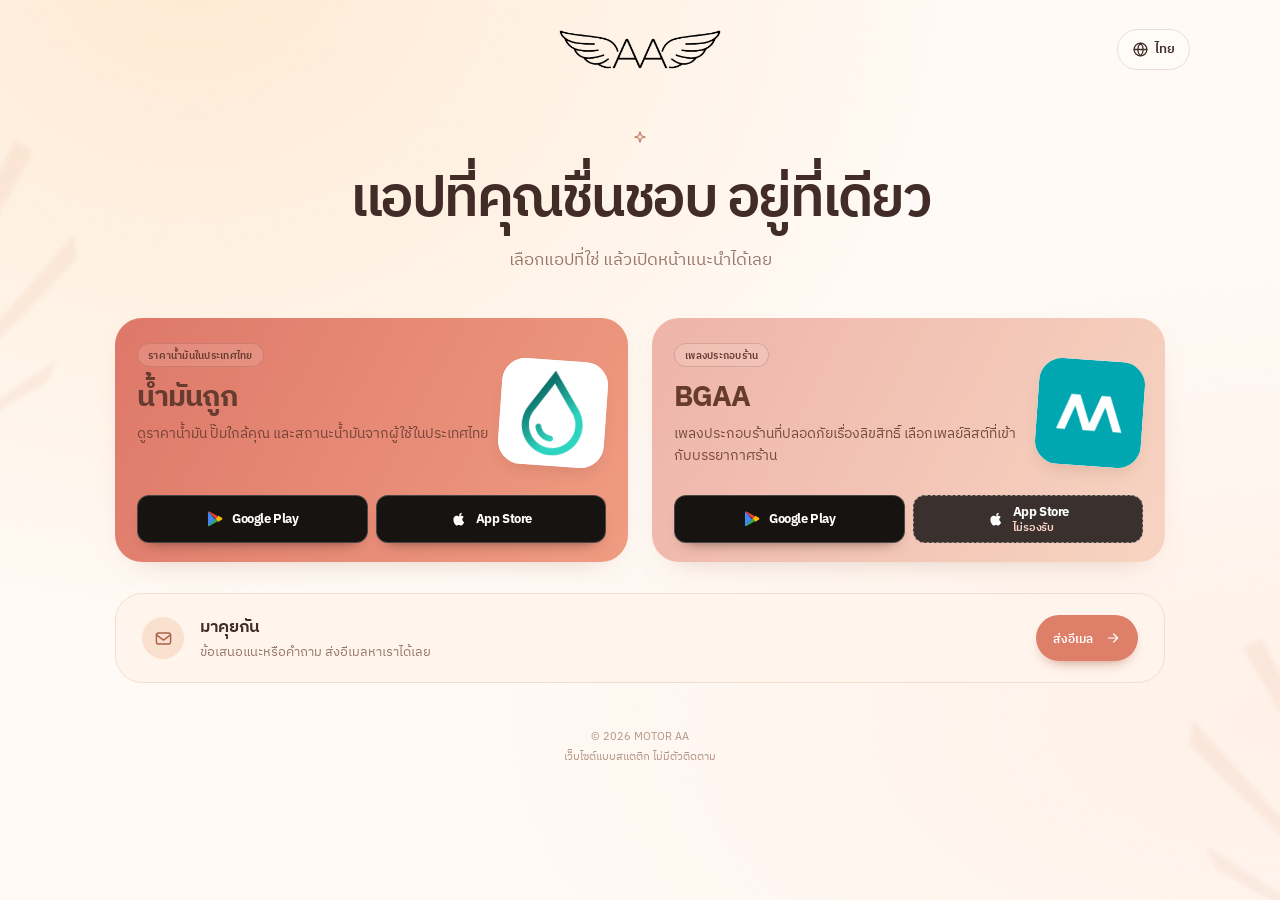
<file: index.html>
<!doctype html>
<html lang="th">
<head>
<meta charset="utf-8">
<meta name="viewport" content="width=device-width, initial-scale=1, viewport-fit=cover">
<title>MOTOR AA — แอปทั้งหมดของเรา</title>
<meta name="description" content="MOTOR AA. Pick an app to open its introduction page.">
<meta name="robots" content="index,follow">
<meta name="theme-color" content="#fffaf5">
<link rel="canonical" href="https://motoraath.com">
<meta property="og:type" content="website">
<meta property="og:site_name" content="MOTOR AA">
<meta property="og:title" content="MOTOR AA — แอปทั้งหมดของเรา">
<meta property="og:description" content="Everyday apps in one sunny place.">
<meta property="og:url" content="https://motoraath.com">
<meta property="og:image" content="https://motoraath.com/assets/og.jpg">
<meta name="twitter:card" content="summary_large_image">
<link rel="icon" href="/icons/favicon-32.png" type="image/png" sizes="32x32">
<link rel="icon" href="/icons/favicon-192.png" type="image/png" sizes="192x192">
<link rel="apple-touch-icon" href="/icons/apple-touch-icon.png">
<link rel="stylesheet" href="/assets/fonts.css">
<link rel="stylesheet" href="/motion.css">
<link rel="stylesheet" href="/assets/hub.css?v=14">
</head>
<body data-region="th">
<div class="bg" aria-hidden="true"><i class="leaf leaf-one"></i><i class="leaf leaf-two"></i></div>
<header class="bar">
 <span class="region" aria-hidden="true"></span>
 <span class="brand"><picture><source media="(prefers-color-scheme: dark)" srcset="/icons/logo-mark-dark.png"><img src="/icons/logo-mark.png" alt="AA" width="180" height="45"></picture></span>
 <div class="langwrap">
  <button class="lang-btn" id="langBtn" type="button" aria-haspopup="menu" aria-expanded="false" aria-controls="langMenu" aria-label="Language" data-press><svg class="ic " viewBox="0 0 24 24" aria-hidden="true"><circle cx="12" cy="12" r="9"/><path d="M3 12h18M12 3c2.6 2.7 3.9 5.7 3.9 9S14.6 18.3 12 21c-2.6-2.7-3.9-5.7-3.9-9S9.4 5.7 12 3z"/></svg><span id="langCur">ไทย</span></button>
  <ul class="lang-menu" id="langMenu" role="menu" hidden aria-label="Language"><li role="none"><button role="menuitemradio" aria-checked="false" lang="th" data-set-lang="th"><svg class="ic tick" viewBox="0 0 24 24" aria-hidden="true"><path d="m5 12.5 4.5 4.5L19 7.5"/></svg><span>ไทย</span></button></li>
<li role="none"><button role="menuitemradio" aria-checked="false" lang="en" data-set-lang="en"><svg class="ic tick" viewBox="0 0 24 24" aria-hidden="true"><path d="m5 12.5 4.5 4.5L19 7.5"/></svg><span>English</span></button></li>
<li role="none"><button role="menuitemradio" aria-checked="false" lang="ko" data-set-lang="ko"><svg class="ic tick" viewBox="0 0 24 24" aria-hidden="true"><path d="m5 12.5 4.5 4.5L19 7.5"/></svg><span>한국어</span></button></li>
<li role="none"><button role="menuitemradio" aria-checked="false" lang="zh-Hans" data-set-lang="zh"><svg class="ic tick" viewBox="0 0 24 24" aria-hidden="true"><path d="m5 12.5 4.5 4.5L19 7.5"/></svg><span>中文</span></button></li>
<li role="none"><button role="menuitemradio" aria-checked="false" lang="hi" data-set-lang="hi"><svg class="ic tick" viewBox="0 0 24 24" aria-hidden="true"><path d="m5 12.5 4.5 4.5L19 7.5"/></svg><span>हिन्दी</span></button></li></ul>
 </div>
</header>
<main data-lang-root>
 <section class="hero">
  <span class="eyebrow m-stagger" style="--i:0"><svg class="ic " viewBox="0 0 24 24" aria-hidden="true"><path d="m12 3 2.1 6.9L21 12l-6.9 2.1L12 21l-2.1-6.9L3 12l6.9-2.1z"/></svg></span>
  <h1 class="m-stagger" style="--i:1" data-i18n="h1">แอปที่คุณชื่นชอบ อยู่ที่เดียว</h1>
  <p class="sub m-stagger" style="--i:2" data-i18n="sub">เลือกแอปที่ใช่ แล้วเปิดหน้าแนะนำได้เลย</p>
 </section>
 <section class="apps-block">
  <ul class="app-grid"><li class="m-stagger" style="--card-start:#de7869;--card-end:#ef9c82;--card-ink:#fffaf6;--i:2">
<div class="card" data-app="nammanthuk"><span class="app-copy">
  <span class="cat" data-i18n="cat_nammanthuk">ราคาน้ำมันในประเทศไทย</span>
  <span class="app-name">น้ำมันถูก</span>
  <span class="desc" data-i18n="d_nammanthuk">ดูราคาน้ำมัน ปั๊มใกล้คุณ และสถานะน้ำมันจากผู้ใช้ในประเทศไทย</span>
</span><span class="app-ic"><img src="/icons/nammanthuk.png?v=2" alt="" width="96" height="96" decoding="async"></span><span class="stores"><a class="store" data-store="google-play" data-state="live" href="https://motoraathailand.github.io/nammanthuk-site/" rel="noopener" data-press data-ripple><svg class="store-mark" viewBox="0 0 24 24" aria-hidden="true"><path fill="#4285F4" d="M3.2 2.4c-.4.4-.6 1-.6 1.7v15.8c0 .7.2 1.3.6 1.7l.1.1 8.9-8.9v-.2L3.3 2.3l-.1.1z"/><path fill="#FBBC04" d="M16.4 15.5 12.6 11.7v-.2l3.8-3.8.1.1 4.5 2.6c1.2.7 1.2 1.9 0 2.6l-4.5 2.5-.1.1z"/><path fill="#34A853" d="M16.5 15.4 12.6 11.5 3.2 20.9c.5.5 1.2.6 2 .1l11.2-6.4.1-.2z"/><path fill="#EA4335" d="M16.5 8.8 5.2 2.3c-.8-.5-1.5-.4-2 .1l9.4 9.3 3.9-2.9z"/></svg><span class="store-copy"><span class="store-name">Google Play</span></span></a><a class="store" data-store="app-store" data-state="live" href="https://motoraathailand.github.io/nammanthuk-site/" rel="noopener" data-press data-ripple><svg class="store-mark" viewBox="0 0 24 24" aria-hidden="true"><path fill="currentColor" d="M16.37 12.64c-.02-2.2 1.8-3.26 1.88-3.31-1.03-1.5-2.62-1.7-3.18-1.73-1.35-.14-2.64.8-3.33.8-.69 0-1.75-.78-2.88-.76-1.48.02-2.85.86-3.61 2.19-1.54 2.67-.39 6.62 1.11 8.79.73 1.06 1.61 2.25 2.76 2.21 1.11-.04 1.53-.71 2.87-.71 1.34 0 1.72.71 2.89.69 1.19-.02 1.95-1.08 2.68-2.15.84-1.23 1.19-2.42 1.21-2.48-.03-.01-2.32-.89-2.34-3.54zM14.7 6.55c.61-.74 1.02-1.77.91-2.8-.88.04-1.94.59-2.57 1.32-.56.65-1.06 1.69-.93 2.69.98.08 1.98-.5 2.59-1.21z"/></svg><span class="store-copy"><span class="store-name">App Store</span></span></a></span></div>
</li>
<li class="m-stagger" style="--card-start:#eeb4a9;--card-end:#f7d4c1;--card-ink:#6c3c35;--i:3">
<div class="card" data-app="bgaa"><span class="app-copy">
  <span class="cat" data-i18n="cat_bgaa">เพลงประกอบร้าน</span>
  <span class="app-name">BGAA</span>
  <span class="desc" data-i18n="d_bgaa">เพลงประกอบร้านที่ปลอดภัยเรื่องลิขสิทธิ์ เลือกเพลย์ลิสต์ที่เข้ากับบรรยากาศร้าน</span>
</span><span class="app-ic"><img src="/icons/bgaa.png?v=2" alt="" width="96" height="96" decoding="async"></span><span class="stores"><a class="store" data-store="google-play" data-state="live" href="https://motoraathailand.github.io/bgaa-site/" rel="noopener" data-press data-ripple><svg class="store-mark" viewBox="0 0 24 24" aria-hidden="true"><path fill="#4285F4" d="M3.2 2.4c-.4.4-.6 1-.6 1.7v15.8c0 .7.2 1.3.6 1.7l.1.1 8.9-8.9v-.2L3.3 2.3l-.1.1z"/><path fill="#FBBC04" d="M16.4 15.5 12.6 11.7v-.2l3.8-3.8.1.1 4.5 2.6c1.2.7 1.2 1.9 0 2.6l-4.5 2.5-.1.1z"/><path fill="#34A853" d="M16.5 15.4 12.6 11.5 3.2 20.9c.5.5 1.2.6 2 .1l11.2-6.4.1-.2z"/><path fill="#EA4335" d="M16.5 8.8 5.2 2.3c-.8-.5-1.5-.4-2 .1l9.4 9.3 3.9-2.9z"/></svg><span class="store-copy"><span class="store-name">Google Play</span></span></a><button type="button" class="store" data-store="app-store" data-state="unsupported" disabled aria-disabled="true"><svg class="store-mark" viewBox="0 0 24 24" aria-hidden="true"><path fill="currentColor" d="M16.37 12.64c-.02-2.2 1.8-3.26 1.88-3.31-1.03-1.5-2.62-1.7-3.18-1.73-1.35-.14-2.64.8-3.33.8-.69 0-1.75-.78-2.88-.76-1.48.02-2.85.86-3.61 2.19-1.54 2.67-.39 6.62 1.11 8.79.73 1.06 1.61 2.25 2.76 2.21 1.11-.04 1.53-.71 2.87-.71 1.34 0 1.72.71 2.89.69 1.19-.02 1.95-1.08 2.68-2.15.84-1.23 1.19-2.42 1.21-2.48-.03-.01-2.32-.89-2.34-3.54zM14.7 6.55c.61-.74 1.02-1.77.91-2.8-.88.04-1.94.59-2.57 1.32-.56.65-1.06 1.69-.93 2.69.98.08 1.98-.5 2.59-1.21z"/></svg><span class="store-copy"><span class="store-name">App Store</span><span class="store-state" data-i18n="unsupported_badge">ไม่รองรับ</span></span></button></span></div>
</li></ul>
 </section>
 <section class="contact m-stagger" style="--i:6">
  <span class="contact-icon"><svg class="ic " viewBox="0 0 24 24" aria-hidden="true"><rect x="3" y="5" width="18" height="14" rx="3"/><path d="m4 8 8 6 8-6"/></svg></span>
  <div><h2 data-i18n="contact_h">มาคุยกัน</h2><p data-i18n="contact_p">ข้อเสนอแนะหรือคำถาม ส่งอีเมลหาเราได้เลย</p></div>
  <a class="btn" href="mailto:motoraathailand@gmail.com" aria-label="motoraathailand@gmail.com" data-press data-ripple><span data-i18n="email_btn">ส่งอีเมล</span><svg class="ic " viewBox="0 0 24 24" aria-hidden="true"><path d="M5 12h14M13 6l6 6-6 6"/></svg></a>
 </section>
</main>
<footer class="foot"><span>© 2026 MOTOR AA</span><span data-i18n="footer">เว็บไซต์แบบสแตติก ไม่มีตัวติดตาม</span></footer>
<script>window.HUB_REGION="th";window.HUB_DEFAULT="th";</script>
<script src="/motion.js"></script>
<script>window.HUB_STRINGS={"th":{"doc_title":"MOTOR AA — แอปทั้งหมดของเรา","h1":"แอปที่คุณชื่นชอบ อยู่ที่เดียว","sub":"เลือกแอปที่ใช่ แล้วเปิดหน้าแนะนำได้เลย","apps_h":"แอปของเรา","open":"ดูรายละเอียด","dev_badge":"กำลังพัฒนา","unsupported_badge":"ไม่รองรับ","contact_h":"มาคุยกัน","contact_p":"ข้อเสนอแนะหรือคำถาม ส่งอีเมลหาเราได้เลย","email_btn":"ส่งอีเมล","lang":"ภาษา","footer":"เว็บไซต์แบบสแตติก ไม่มีตัวติดตาม","home":"MOTOR AA หน้าแรก","cat_aaai":"ผู้ช่วย AI","cat_autoreport":"อู่ซ่อมรถ","cat_nammanthuk":"ราคาน้ำมันในประเทศไทย","cat_aacalc":"เครื่องคิดเลข","cat_moffee":"POS รับออเดอร์","cat_bgaa":"เพลงประกอบร้าน","cat_scanner":"Benz · BMW · Audi","cat_fuelkr":"주유소 가격 · 한국","d_aaai":"สร้างผู้ช่วย AI ของคุณ คุยแบบตัวต่อตัวหรือรวมทีมในห้องกลุ่ม ข้อมูลอยู่ในเครื่องคุณ","d_autoreport":"ใบเสนอราคา ใบสั่งงาน และประวัติซ่อมสำหรับอู่ พิมพ์ A4 หรือ PDF","d_aacalc":"เครื่องคิดเลข แปลงหน่วยและสกุลเงิน ใช้ออฟไลน์ได้โดยไม่ต้องล็อกอิน","d_moffee":"รับออเดอร์และพิมพ์ใบเสร็จสำหรับร้านกาแฟและร้านอาหาร ใช้ออฟไลน์ได้","d_bgaa":"เพลงประกอบร้านที่ปลอดภัยเรื่องลิขสิทธิ์ เลือกเพลย์ลิสต์ที่เข้ากับบรรยากาศร้าน","d_scanner":"วิเคราะห์เชิงลึกและโค้ดดิ้งสำหรับ Mercedes-Benz, BMW และ Audi","d_nammanthuk":"ดูราคาน้ำมัน ปั๊มใกล้คุณ และสถานะน้ำมันจากผู้ใช้ในประเทศไทย","d_fuelkr":"ข้อมูลราคาน้ำมันและปั๊มใกล้เคียงสำหรับผู้ขับขี่ในเกาหลี กำลังอยู่ระหว่างการพัฒนา","cat_ezz":"เกมออฟไลน์","d_ezz":"รวมมินิเกมที่เล่นได้แม้ไม่มีอินเทอร์เน็ต เช่น 2048 ซูโดกุ และบล็อกพัซเซิล"},"en":{"doc_title":"MOTOR AA — All our apps","h1":"Everyday apps, one sunny place","sub":"Find your next everyday essential, wrapped in a little tropical warmth.","apps_h":"Our apps","open":"Explore app","dev_badge":"In development","unsupported_badge":"Not supported","contact_h":"Let’s talk","contact_p":"A question, an idea, or just want to say hello?","email_btn":"Send email","lang":"Language","footer":"Static site. No trackers.","home":"MOTOR AA home","cat_aaai":"AI assistants","cat_autoreport":"Car repair shops","cat_nammanthuk":"Fuel prices · Thailand","cat_aacalc":"Calculator","cat_moffee":"POS & orders","cat_bgaa":"Store background music","cat_scanner":"Benz · BMW · Audi diagnostics","cat_fuelkr":"Fuel prices · Korea","d_aaai":"Create your own AI assistants, chat one-on-one or bring the team together. Your data stays on your phone.","d_autoreport":"Quotes, job sheets and service history for car repair shops. Print A4 or share a PDF.","d_aacalc":"A simple calculator with unit and currency converters. Works offline, no login needed.","d_moffee":"Counter ordering and receipt printing for cafés, restaurants and shops. Works offline.","d_bgaa":"Copyright-safe background music for shops and cafés. Pick a playlist that fits the mood.","d_scanner":"In-depth diagnostics and coding for Mercedes-Benz, BMW and Audi.","d_nammanthuk":"Fuel prices, nearby stations and driver-shared stock updates across Thailand.","d_fuelkr":"Fuel prices and nearby stations for drivers in Korea. Currently in development.","cat_ezz":"Offline games","d_ezz":"A collection of mini games you can play without internet, like 2048, sudoku and block puzzle."},"ko":{"doc_title":"MOTOR AA — 모든 앱","h1":"일상의 앱을 한곳에","sub":"필요한 앱을 고르고 소개 페이지를 만나 보세요.","apps_h":"앱 둘러보기","open":"자세히 보기","dev_badge":"개발 중","unsupported_badge":"지원하지 않음","contact_h":"문의하기","contact_p":"앱에 대한 의견이나 질문을 보내 주세요.","email_btn":"메일 보내기","lang":"언어","footer":"정적 웹사이트예요. 추적 없음.","home":"MOTOR AA 홈","cat_aaai":"AI 비서","cat_autoreport":"정비소","cat_nammanthuk":"태국 주유소 가격","cat_aacalc":"계산기","cat_moffee":"POS·주문","cat_bgaa":"매장 배경음악","cat_scanner":"벤츠·BMW·아우디 점검","cat_fuelkr":"주유소 가격 · 한국","d_aaai":"나만의 AI 비서를 만들고 1:1 또는 단체방에서 대화해요. 데이터는 내 폰에 저장돼요.","d_autoreport":"정비소를 위한 견적서·작업지시서·정비 이력. A4 인쇄와 PDF 공유를 지원해요.","d_aacalc":"단위 변환과 환율 변환을 지원하는 계산기. 오프라인에서도 로그인 없이 사용해요.","d_moffee":"카페·음식점·상점을 위한 주문·영수증 출력 앱. 오프라인에서도 사용할 수 있어요.","d_bgaa":"저작권 걱정 없는 매장 배경음악. 가게 분위기에 어울리는 플레이리스트를 골라 보세요.","d_scanner":"벤츠·BMW·아우디를 위한 정밀진단 및 코딩 앱.","d_nammanthuk":"태국의 유가, 가까운 주유소와 운전자가 공유하는 재고 정보를 확인해요.","d_fuelkr":"한국 운전자를 위한 유가와 가까운 주유소 정보. 현재 개발 중이에요.","cat_ezz":"오프라인 게임","d_ezz":"2048, 스도쿠, 블록 퍼즐 등 인터넷 없이도 즐기는 미니게임 모음."},"zh":{"doc_title":"MOTOR AA — 我们的全部应用","h1":"日常应用， 一站直达","sub":"选择所需应用，打开它的介绍页面。","apps_h":"我们的应用","open":"查看详情","dev_badge":"开发中","unsupported_badge":"不支持","contact_h":"联系我们","contact_p":"有任何意见或问题，欢迎发邮件给我们。","email_btn":"发送邮件","lang":"语言","footer":"纯静态网站，无追踪。","home":"MOTOR AA 首页","cat_aaai":"AI 助手","cat_autoreport":"汽修店","cat_nammanthuk":"泰国油价","cat_aacalc":"计算器","cat_moffee":"POS 点单","cat_bgaa":"店铺背景音乐","cat_scanner":"奔驰·宝马·奥迪诊断","cat_fuelkr":"韩国油价 · 韩国","d_aaai":"创建你的专属 AI 助手，单独聊天或团队协作。数据保存在你的手机上。","d_autoreport":"汽修店报价单、工单与维修记录，支持 A4 打印和 PDF 分享。","d_aacalc":"简洁的计算器，带单位与汇率换算。可离线使用，无需登录。","d_moffee":"适用于咖啡馆、餐厅和商店的点单与小票打印。支持离线使用。","d_bgaa":"适用于商店和咖啡馆的版权安全背景音乐。","d_scanner":"专为奔驰、宝马和奥迪打造的深度诊断与编码应用。","d_nammanthuk":"查看泰国油价、附近加油站以及车主分享的油品库存。","d_fuelkr":"为韩国司机提供油价和附近加油站信息，目前正在开发中。","cat_ezz":"离线游戏","d_ezz":"无需联网即可畸玩的小游戏合集，包括 2048、数独和方块拼图。"},"hi":{"doc_title":"MOTOR AA — हमारे सभी ऐप","h1":"आपके रोज़मर्रा के ऐप, एक ही जगह","sub":"अपना अगला ज़रूरी ऐप चुनें और उसका परिचय पेज खोलें।","apps_h":"हमारे ऐप","open":"ऐप देखें","dev_badge":"विकासाधीन","unsupported_badge":"समर्थित नहीं","contact_h":"बात करें","contact_p":"कोई सवाल या सुझाव? हमें ईमेल करें।","email_btn":"ईमेल भेजें","lang":"भाषा","footer":"स्थिर साइट। कोई ट्रैकर नहीं।","home":"MOTOR AA होम","cat_aaai":"AI सहायक","cat_autoreport":"कार रिपेयर शॉप","cat_nammanthuk":"थाईलैंड में ईंधन के दाम","cat_aacalc":"कैलकुलेटर","cat_moffee":"POS ऑर्डर","cat_bgaa":"स्टोर बैकग्राउंड संगीत","cat_scanner":"Benz · BMW · Audi जांच","cat_fuelkr":"कोरिया में ईंधन के दाम","d_aaai":"अपने AI सहायक बनाएँ और अकेले या टीम में बात करें। डेटा आपके फ़ोन में रहता है।","d_autoreport":"कार रिपेयर शॉप के लिए कोटेशन, जॉब शीट और सर्विस हिस्ट्री।","d_aacalc":"यूनिट और करेंसी कन्वर्टर वाला सरल कैलकुलेटर। ऑफ़लाइन काम करता है।","d_moffee":"कैफ़े और दुकानों के लिए ऑर्डर और रसीद प्रिंटिंग। ऑफ़लाइन चलता है।","d_bgaa":"दुकानों और कैफ़े के लिए कॉपीराइट-सुरक्षित बैकग्राउंड संगीत।","d_scanner":"Mercedes-Benz, BMW और Audi के लिए गहन डायग्नोस्टिक्स और कोडिंग।","d_nammanthuk":"थाईलैंड में ईंधन की कीमतें, पास के पंप और स्टॉक अपडेट।","d_fuelkr":"कोरिया के ड्राइवरों के लिए ईंधन की कीमतें और पास के पेट्रोल पंप। विकास में।","cat_ezz":"ऑफ़लाइन गेम","d_ezz":"2048, सुडोकू और ब्लॉक पज़ल जैसे बिना इंटरनेट खेले जाने वाले मिनी गेम्स।"}};window.HUB_LANGS=["th", "en", "ko", "zh", "hi"];</script>
<script src="/assets/hub.js?v=10"></script>
</body>
</html>
</file>
<file: assets/fonts.css>
/* IBM Plex Sans + IBM Plex Sans Thai (SIL OFL, ../fonts/OFL.txt, LICENSE-IBM-Plex.txt). zh / ko / hi = subsets of this page's own text from Noto Sans CJK SC / KR and Noto Sans Devanagari (SIL OFL). Self-hosted, no external requests. */
@font-face{font-family:'IBM Plex Sans';font-style:normal;font-display:swap;font-weight:400;src:url(../fonts/ibm-plex-sans-latin-400-normal.woff2) format("woff2");unicode-range:U+0000-00FF,U+0131,U+0152-0153,U+02BB-02BC,U+02C6,U+02DA,U+02DC,U+0304,U+0308,U+0329,U+2000-206F,U+20AC,U+2122,U+2191,U+2193,U+2212,U+2215,U+FEFF,U+FFFD}
@font-face{font-family:'IBM Plex Sans';font-style:normal;font-display:swap;font-weight:500;src:url(../fonts/ibm-plex-sans-latin-500-normal.woff2) format("woff2");unicode-range:U+0000-00FF,U+0131,U+0152-0153,U+02BB-02BC,U+02C6,U+02DA,U+02DC,U+0304,U+0308,U+0329,U+2000-206F,U+20AC,U+2122,U+2191,U+2193,U+2212,U+2215,U+FEFF,U+FFFD}
@font-face{font-family:'IBM Plex Sans';font-style:normal;font-display:swap;font-weight:600;src:url(../fonts/ibm-plex-sans-latin-600-normal.woff2) format("woff2");unicode-range:U+0000-00FF,U+0131,U+0152-0153,U+02BB-02BC,U+02C6,U+02DA,U+02DC,U+0304,U+0308,U+0329,U+2000-206F,U+20AC,U+2122,U+2191,U+2193,U+2212,U+2215,U+FEFF,U+FFFD}
@font-face{font-family:'IBM Plex Sans';font-style:normal;font-display:swap;font-weight:700;src:url(../fonts/ibm-plex-sans-latin-700-normal.woff2) format("woff2");unicode-range:U+0000-00FF,U+0131,U+0152-0153,U+02BB-02BC,U+02C6,U+02DA,U+02DC,U+0304,U+0308,U+0329,U+2000-206F,U+20AC,U+2122,U+2191,U+2193,U+2212,U+2215,U+FEFF,U+FFFD}
@font-face{font-family:'IBM Plex Sans Thai';font-style:normal;font-display:swap;font-weight:400;src:url(../fonts/ibm-plex-sans-thai-thai-400-normal.woff2) format("woff2");unicode-range:U+02D7,U+0303,U+0331,U+0E01-0E5B,U+200C-200D,U+25CC}
@font-face{font-family:'IBM Plex Sans Thai';font-style:normal;font-display:swap;font-weight:500;src:url(../fonts/ibm-plex-sans-thai-thai-500-normal.woff2) format("woff2");unicode-range:U+02D7,U+0303,U+0331,U+0E01-0E5B,U+200C-200D,U+25CC}
@font-face{font-family:'IBM Plex Sans Thai';font-style:normal;font-display:swap;font-weight:600;src:url(../fonts/ibm-plex-sans-thai-thai-600-normal.woff2) format("woff2");unicode-range:U+02D7,U+0303,U+0331,U+0E01-0E5B,U+200C-200D,U+25CC}
@font-face{font-family:'IBM Plex Sans Thai';font-style:normal;font-display:swap;font-weight:700;src:url(../fonts/ibm-plex-sans-thai-thai-700-normal.woff2) format("woff2");unicode-range:U+02D7,U+0303,U+0331,U+0E01-0E5B,U+200C-200D,U+25CC}
@font-face{font-family:"Hub SC";src:url(../fonts/noto-sc-400.woff2) format("woff2");font-weight:400 500;font-display:swap}
@font-face{font-family:"Hub SC";src:url(../fonts/noto-sc-700.woff2) format("woff2");font-weight:600 900;font-display:swap}
@font-face{font-family:"Hub KR";src:url(../fonts/noto-kr-400.woff2) format("woff2");font-weight:400 500;font-display:swap}
@font-face{font-family:"Hub KR";src:url(../fonts/noto-kr-700.woff2) format("woff2");font-weight:600 900;font-display:swap}
@font-face{font-family:"Hub Devanagari";src:url(../fonts/noto-deva.woff2) format("woff2");font-weight:100 900;font-display:swap}
:root{--f-end:"Noto Sans Thai","Noto Sans",system-ui,-apple-system,"Segoe UI",Roboto,sans-serif;
 --f-th:"IBM Plex Sans","IBM Plex Sans Thai","Hub Devanagari","Hub SC",var(--f-end);
 --f-hi:"IBM Plex Sans","Hub Devanagari","IBM Plex Sans Thai","Hub SC",var(--f-end);
 --f-zh:"IBM Plex Sans","Hub SC","PingFang SC","Microsoft YaHei","IBM Plex Sans Thai",var(--f-end);
 --f-ko:"IBM Plex Sans","Hub KR","Pretendard Variable","Pretendard","Apple SD Gothic Neo","Malgun Gothic","IBM Plex Sans Thai",var(--f-end)}
html,body,button{font-family:var(--f-th)}
html:lang(hi),html:lang(hi) button{font-family:var(--f-hi)}
html:lang(zh-Hans),html:lang(zh-Hans) button{font-family:var(--f-zh)}
html:lang(ko),html:lang(ko) button{font-family:var(--f-ko);letter-spacing:-.01em}
.lang-menu button[lang="hi"]{font-family:var(--f-hi)}.lang-menu button[lang="zh-Hans"]{font-family:var(--f-zh)}.lang-menu button[lang="ko"]{font-family:var(--f-ko)}.lang-menu button[lang="th"],.lang-menu button[lang="en"]{font-family:var(--f-th)}
</file>
<file: motion.css>
/* ======================================================================================================
   AA 앱 공통 모션 표준 — motion.css  (v1, 2026-10-30, 가이드: /workspace/shared/motion-guide.md)
   프레임워크 없음 · 앱 전용 코드 없음 · 앱마다 이 파일을 "복사"해서 쓴다(링크 금지, 양도 대비).
   규칙: transform / opacity 만 움직인다 · 220~450ms(시트·화면 최대 520ms) · 탭을 절대 막지 않는다(fill-mode backwards)
         prefers-reduced-motion 이면 전부 꺼진다(파일 맨 아래).  색 전환(background/border/color)만 예외로 허용(레이아웃 영향 없음).
   ====================================================================================================== */

:root {
  /* ---- 곡선 ---- */
  --m-ease-out: cubic-bezier(.22, 1, .36, 1);     /* 등장·이동의 기본: 빠르게 시작해 아주 부드럽게 멈춤 */
  --m-ease:     cubic-bezier(.4, 0, .2, 1);       /* 표준 이동·색 전환 */
  --m-ease-in:  cubic-bezier(.4, 0, 1, 1);        /* 퇴장(사라질 때) */
  --m-spring:   cubic-bezier(.22, 1, .36, 1);     /* 스프링(오버슈트 없음, 임계감쇠). 아래 @supports 에서 linear() 근사로 교체 */
  /* ---- 길이 ---- */
  --m-fast: 220ms;      /* 눌림 복귀, 칩·알약, 작은 요소 */
  --m-base: 320ms;      /* 카드·목록 한 줄 등장, 언어 전환, 토스트 퇴장 */
  --m-slow: 450ms;      /* 숫자 롤업, 리플, 토스트 등장, 핀 드롭, 즐겨찾기 팝 */
  --m-screen: 400ms;    /* 화면 전환(공유 축 페이드 + 작은 이동) */
  --m-drawer: 440ms;
  --m-sheet: 520ms;     /* 하단 시트·모달: 가장 긴 값 */
  --m-exit: 240ms;      /* 퇴장은 등장보다 짧게 */
  /* ---- 목록 ---- */
  --m-stagger: 36ms;    /* 줄 사이 간격(30~45ms). 최대 10단계 → 마지막 줄도 ≤ 0.36s 만 기다림 */
  --m-shift: 14px;      /* 카드가 올라오는 거리 */
  --m-shift-x: 24px;    /* 화면이 옆에서 들어오는 거리(공유 축) */
}
@supports (animation-timing-function: linear(0, 1)) {
  :root { --m-spring: linear(0, 0.075, 0.228, 0.391, 0.537, 0.657, 0.751, 0.822, 0.874, 0.912, 0.939, 0.958, 0.971, 0.98, 0.987, 0.991, 0.994, 0.996, 0.997, 0.998, 1); }  /* x = 1-(1+9t)e^(-9t) */
}

/* ---------- keyframes (전부 transform / opacity 만) ---------- */
@keyframes m-rise      { from { opacity: 0; transform: translate3d(0, var(--m-shift), 0); } to { opacity: 1; transform: none; } }
@keyframes m-in-x      { from { opacity: 0; transform: translate3d(var(--m-shift-x), 0, 0); } to { opacity: 1; transform: none; } }
@keyframes m-in-x-back { from { opacity: 0; transform: translate3d(calc(var(--m-shift-x) * -.75), 0, 0); } to { opacity: 1; transform: none; } }
@keyframes m-sheet-up  { from { opacity: 0; transform: translate3d(0, 40px, 0); } to { opacity: 1; transform: none; } }
@keyframes m-fade-in   { from { opacity: 0; } to { opacity: 1; } }
@keyframes m-fade-out  { from { opacity: 1; } to { opacity: 0; } }
@keyframes m-drawer-in  { from { transform: translate3d(-100%, 0, 0); } to { transform: none; } }
@keyframes m-drawer-out { from { transform: none; } to { transform: translate3d(-100%, 0, 0); } }
@keyframes m-scale-in  { from { opacity: .35; transform: scale(.9); } to { opacity: 1; transform: none; } }
@keyframes m-pop       { 0% { transform: scale(.7); } 55% { transform: scale(1.08); } 100% { transform: scale(1); } }   /* 즐겨찾기 별: 유일하게 오버슈트(8%)를 쓰는 곳 */
@keyframes m-ring      { from { opacity: .45; transform: scale(.94); } to { opacity: 0; transform: scale(var(--m-ring-scale, 1.12)); } }   /* 누른 컨트롤 주위로 퍼지는 링 (::after). 넓은 버튼은 --m-ring-scale 을 1.04~1.08 로 줄여 화면 밖으로 새지 않게 */
@keyframes m-ripple    { from { opacity: .16; transform: scale(.15); } 60% { opacity: .08; } to { opacity: 0; transform: scale(1); } }
@keyframes m-drop      { 0% { opacity: 0; transform: translate3d(0, -1.25rem, 0) scale(.9); } 100% { opacity: 1; transform: none; } }
@keyframes m-toast-in  { from { opacity: 0; transform: translate3d(0, 22px, 0) scale(.98); } to { opacity: 1; transform: none; } }
@keyframes m-toast-out { from { opacity: 1; transform: none; } to { opacity: 0; transform: translate3d(0, 18px, 0) scale(.98); } }
@keyframes m-lang      { from { opacity: .25; } to { opacity: 1; } }
@keyframes m-shimmer   { from { transform: translate3d(-100%, 0, 0); } to { transform: translate3d(100%, 0, 0); } }     /* 반짝임은 ::after 를 옮김(배경 위치 애니메이션 금지) */
@keyframes m-breathe   { 0%, 100% { transform: scale(1); } 50% { transform: scale(1.05); } }

/* ---------- 한 번 재생하는 등장 클래스 (JS 가 붙였다 뗀다; 둘 다 backwards: 끝나면 아무것도 숨겨지거나 밀려 있지 않음) ---------- */
.m-rise, .m-stagger { animation: m-rise var(--m-base) var(--m-ease-out) backwards; will-change: transform, opacity; }
.m-stagger { animation-delay: calc(var(--i, 0) * var(--m-stagger)); animation-duration: var(--m-slow); }
.m-screen-fwd  { animation: m-in-x var(--m-screen) var(--m-ease-out) backwards; will-change: transform, opacity; }       /* 공유 축: 앞으로 */
.m-screen-back { animation: m-in-x-back var(--m-screen) var(--m-ease-out) backwards; will-change: transform, opacity; }  /* 공유 축: 뒤로 */
.m-sheet       { animation: m-sheet-up var(--m-sheet) var(--m-ease-out) backwards; will-change: transform, opacity; }
.m-fade        { animation: m-fade-in var(--m-base) var(--m-ease) backwards; }
.m-scale-in    { animation: m-scale-in var(--m-base) var(--m-ease-out) backwards; will-change: transform, opacity; }
.m-pop         { animation: m-pop var(--m-slow) var(--m-ease-out); transform-origin: 50% 50%; transform-box: fill-box; will-change: transform; }
.m-ring        { position: relative; }
.m-ring::after { content: ''; position: absolute; inset: 0; border-radius: inherit; pointer-events: none; border: 2px solid currentColor; animation: m-ring var(--m-slow) var(--m-ease-out) forwards; }
.m-drop        { animation: m-drop var(--m-slow) var(--m-ease-out) backwards; animation-delay: var(--d, 0ms); transform-origin: 50% 100%; }
.m-toast       { animation: m-toast-in var(--m-slow) var(--m-ease-out) backwards; }
.m-toast.m-out { animation: m-toast-out var(--m-exit) var(--m-ease-in) forwards; }
.m-lang        { animation: m-lang var(--m-base) var(--m-ease) both; }
.m-scrim-in    { animation: m-fade-in var(--m-drawer) var(--m-ease) backwards; }
.m-drawer-in   { animation: m-drawer-in var(--m-drawer) var(--m-ease-out) backwards; will-change: transform; }
.m-drawer-out  { animation: m-drawer-out var(--m-exit) var(--m-ease-in) forwards; }
.m-scrim-out   { animation: m-fade-out var(--m-exit) var(--m-ease-in) forwards; }
.m-breathe     { animation: m-breathe 2.4s var(--m-ease) infinite; }   /* 아바타 등 "살아 있음" 표시용 */

/* ---------- 누름 피드백: 눌리면 .97 로 살짝, 떼면 스프링(오버슈트 없음)으로 복귀. data-press 또는 앱이 자기 선택자에 같은 규칙을 쓴다 ---------- */
[data-press] { transition: transform var(--m-fast) var(--m-spring); }
[data-press]:active { transform: scale(.97); transition-duration: 120ms; }

/* ---------- 리플 (motion.js 가 .m-rip-w 래퍼를 넣는다; 래퍼는 누른 컨트롤 안에서 잘림) ---------- */
.m-rip-w { position: absolute; inset: 0; border-radius: inherit; overflow: hidden; pointer-events: none; }
.m-rip-w i { position: absolute; border-radius: 50%; background: currentColor; opacity: 0; transform: scale(.15); animation: m-ripple var(--m-slow) var(--m-ease-out) forwards; will-change: transform, opacity; }

/* ---------- 숫자 롤업: 진짜 글자는 처음부터 최종값, 장식용 복사본(::after)이 올라간다 ---------- */
.m-rolling { position: relative; -webkit-text-fill-color: transparent; }
.m-rolling::after { content: attr(data-roll); position: absolute; left: 0; top: 0; white-space: nowrap; -webkit-text-fill-color: currentColor; }

/* ---------- 스켈레톤: 배경 위치가 아니라 ::after 를 translate 로 움직인다 ---------- */
.m-skeleton { position: relative; overflow: hidden; background: color-mix(in srgb, currentColor 8%, transparent); }
.m-skeleton::after { content: ''; position: absolute; inset: 0; background: linear-gradient(100deg, transparent 20%, color-mix(in srgb, currentColor 10%, transparent) 50%, transparent 80%); animation: m-shimmer 1.6s var(--m-ease) infinite; will-change: transform; }

/* ---------- 스크롤 등장: [data-reveal] (motion.js 의 IntersectionObserver 가 .m-in 을 붙임) ---------- */
[data-reveal] { opacity: 0; transform: translate3d(0, var(--m-shift), 0); transition: opacity var(--m-slow) var(--m-ease-out), transform var(--m-slow) var(--m-ease-out); transition-delay: calc(var(--i, 0) * var(--m-stagger)); }
[data-reveal].m-in { opacity: 1; transform: none; }
html:not(.m-js) [data-reveal] { opacity: 1; transform: none; }   /* JS 가 없으면 숨기지 않는다 */

/* ---------- 동작 줄이기: 전부 끈다. 아무것도 숨겨지거나 밀려 있지 않다 ---------- */
@media (prefers-reduced-motion: reduce) {
  *, *::before, *::after { animation: none !important; transition: none !important; scroll-behavior: auto !important; }
  [data-reveal] { opacity: 1 !important; transform: none !important; }
  [data-press]:active { transform: none !important; }
  .m-rip-w { display: none; }
}
</file>
<file: assets/hub.css>
/* MOTOR AA tropical app hub: cream, coral, peach and soft botanical details. */
:root{--bg:#fffaf5;--surface:#fffefd;--ink:#422c27;--muted:#98766b;--line:#f2e1d8;--soft:#fff1e8;--coral:#d96f5d;--shadow:0 12px 34px -24px #9f675499;--radius:27px;--ease:var(--m-ease-out)}
*{box-sizing:border-box;-webkit-tap-highlight-color:transparent}
html{-webkit-text-size-adjust:100%;scroll-behavior:smooth}
body{margin:0;background:var(--bg);color:var(--ink);font-size:16px;line-height:1.6;min-height:100vh;overflow-x:hidden}
ul{list-style:none;margin:0;padding:0}a{color:inherit;text-decoration:none}button{font:inherit;color:inherit;border:0;background:none;cursor:pointer;padding:0}
:focus-visible{outline:3px solid #bc614f;outline-offset:4px;border-radius:12px}
.ic{width:19px;height:19px;flex:none;fill:none;stroke:currentColor;stroke-width:1.8;stroke-linecap:round;stroke-linejoin:round}
.bg{position:fixed;inset:0;z-index:-1;overflow:hidden;pointer-events:none;background:radial-gradient(ellipse at 15% -5%,#ffdfbea0,transparent 50%),radial-gradient(ellipse at 100% 80%,#ffe4d56b,transparent 45%)}
.leaf{position:absolute;width:270px;height:410px;opacity:.11;background:repeating-conic-gradient(from 15deg at 50% 100%,#d99576 0deg 3deg,transparent 3deg 15deg);border-radius:50%;filter:blur(2px)}
.leaf-one{top:120px;left:-210px;transform:rotate(26deg)}.leaf-two{bottom:-130px;right:-200px;transform:rotate(-30deg)}
.bar{width:min(1100px,calc(100% - 32px));margin:0 auto;padding:23px 0 12px;display:grid;grid-template-columns:1fr auto 1fr;align-items:center;gap:12px;position:relative;z-index:20}
.brand{display:block;line-height:0}.brand img{display:block;width:148px;height:auto}.brand picture{display:block}
.region{justify-self:start;color:#af8a79;font-size:11px;font-weight:600;letter-spacing:.075em;text-transform:uppercase;line-height:1.4;max-width:115px}
.langwrap{position:relative;justify-self:end}.lang-btn{height:38px;min-width:38px;padding:0 11px;border:1px solid #eaddd3;border-radius:999px;display:flex;align-items:center;gap:6px;background:#fffbf6c9;font-size:12px;font-weight:600}
.lang-btn .ic{width:17px;height:17px}.lang-menu{position:absolute;right:0;top:calc(100% + 9px);min-width:175px;padding:6px;background:var(--surface);border:1px solid var(--line);border-radius:17px;box-shadow:0 16px 45px -15px #78473560;animation:m-scale-in var(--m-base) var(--m-ease-out) backwards}
.lang-menu[hidden]{display:none}.lang-menu.closing{opacity:0;transform:translate3d(0,-5px,0) scale(.98);transition:opacity var(--m-exit),transform var(--m-exit);pointer-events:none}
.lang-menu button{display:flex;align-items:center;gap:10px;width:100%;min-height:43px;padding:0 12px;border-radius:11px;text-align:left;font-size:15px}.lang-menu button:hover{background:var(--soft)}
.lang-menu .tick{opacity:0;transform:scale(.7);color:var(--coral)}.lang-menu button[aria-checked=true] .tick{opacity:1;transform:none}
main{width:min(1000px,calc(100% - 32px));margin:0 auto;padding-bottom:42px}
.hero{text-align:center;padding:27px 0 30px;display:flex;align-items:center;flex-direction:column}
.eyebrow{display:inline-flex;gap:7px;align-items:center;color:#be785f;font-size:11px;font-weight:600;letter-spacing:.14em;text-transform:uppercase}.eyebrow .ic{width:14px;height:14px}
h1{margin:14px 0 12px;font-size:clamp(34px,8.5vw,56px);font-weight:600;line-height:1.15;letter-spacing:-.045em;max-width:15em;text-wrap:balance}
.sub{font-size:clamp(14px,3.6vw,17px);max-width:36em;color:var(--muted);margin:0;line-height:1.6;text-wrap:balance}
.chips{display:flex;justify-content:center;gap:16px;margin-top:20px;color:#a48070;font-size:11px;font-weight:500;flex-wrap:wrap}.chips li{display:flex;align-items:center;gap:5px}.chips .ic{width:14px;height:14px;stroke-width:1.6;color:#cd8c72}
.section-title{margin:0 0 17px;font-size:20px;line-height:1.35;font-weight:600;letter-spacing:-.025em}.section-sub{color:var(--muted);margin:-11px 0 16px;font-size:14px}
.apps-block{margin:0;padding:0}.apps-block+.apps-block,.apps-block+.soon-section{margin-top:16px}.app-grid{display:grid;grid-template-columns:1fr;gap:16px}.app-grid>li{display:flex;min-width:0}
.card{--card-ink:#663c30;isolation:isolate;position:relative;width:100%;min-height:210px;overflow:hidden;display:grid;grid-template-columns:minmax(0,1fr) 96px;grid-template-rows:1fr auto;gap:12px 8px;padding:23px 20px 18px 23px;border-radius:var(--radius);color:var(--card-ink);background:linear-gradient(118deg,var(--card-start),var(--card-end));box-shadow:var(--shadow);transition:transform var(--m-fast) var(--m-spring),box-shadow var(--m-base) var(--m-ease)}
.palm{position:absolute;right:36px;bottom:-17px;z-index:-1;width:164px;height:164px;fill:none;stroke:currentColor;opacity:.08;stroke-width:2.5;stroke-linecap:round;stroke-linejoin:round;transform:rotate(-16deg);pointer-events:none}
.app-copy{grid-column:1;grid-row:1;display:flex;align-items:flex-start;flex-direction:column;min-width:0}
.cat{display:inline-flex;align-items:center;gap:5px;min-height:24px;padding:4px 10px;border:1px solid currentColor;border-color:color-mix(in srgb,currentColor 20%,transparent);border-radius:999px;background:#ffffff20;font-size:10px;font-weight:600;line-height:1.3;letter-spacing:.025em}
.app-name{margin-top:9px;font-size:26px;letter-spacing:-.035em;line-height:1.2;font-weight:700;overflow-wrap:anywhere}.app-name[data-script]{font-family:cursive}
.desc{margin-top:8px;font-size:13px;line-height:1.55;font-weight:400;opacity:.89;text-wrap:pretty;max-width:28em}
.app-ic{grid-column:2;grid-row:1;align-self:center;justify-self:end;display:block;width:94px;height:94px;border-radius:22%;overflow:hidden;background:#fff;box-shadow:0 8px 16px -6px #74432f33;transform:rotate(4deg)}
.app-ic img{display:block;width:100%;height:100%;object-fit:cover}
.cta{grid-column:1/-1;grid-row:2;display:flex;align-items:center;justify-content:space-between;gap:9px;border:1px solid #ffffff4f;border-radius:999px;min-height:39px;padding:0 14px;background:#ffffff35;font-size:12px;font-weight:600;line-height:1.3;width:100%}
.cta .ic{width:16px;height:16px}.cta.status{justify-content:flex-start;align-self:end;width:auto;padding:0 12px}.cta.status>span{flex:none}
@media(hover:hover){a.card:hover{transform:translate3d(0,-4px,0);box-shadow:0 18px 35px -20px #9f675477}a.card:hover .cta .ic{transform:translate3d(3px,0,0)}}
.soon-section{margin-top:16px}.soon-section .card{min-height:205px}
.contact{border:1px solid #f0ded0;border-radius:var(--radius);padding:19px 21px;background:#fff5ec;display:grid;grid-template-columns:auto minmax(0,1fr);gap:6px 13px;align-items:center;margin-top:31px;position:relative}
.contact-icon{width:42px;height:42px;display:flex;align-items:center;justify-content:center;border-radius:50%;background:#fae0ce;color:#aa6149;grid-row:1}
.contact h2{font-size:17px;font-weight:600;margin:0;line-height:1.4;letter-spacing:-.02em}.contact p{font-size:13px;color:var(--muted);line-height:1.5;margin:3px 0 0}
.btn{grid-column:2;justify-self:start;display:inline-flex;align-items:center;justify-content:center;gap:12px;position:relative;min-height:43px;padding:0 17px;border-radius:999px;background:#de8069;color:white;font-size:12px;font-weight:600;box-shadow:0 7px 16px -10px #a65743;overflow:hidden;margin-top:8px}.btn .ic{width:16px;height:16px}
.foot{display:flex;justify-content:center;align-items:center;flex-direction:column;text-align:center;padding:2px 25px 35px;color:#b39483;font-size:11px;line-height:1.8}
html:lang(ko) :is(h1,.sub,.desc,.contact p){word-break:keep-all}html:lang(th) :is(h1,.app-name){line-height:1.35}
@media(min-width:680px){.bar{width:min(1100px,calc(100% - 64px));padding-top:29px}.region{font-size:12px;max-width:none}.brand img{width:164px}.lang-btn{font-size:13px;padding:0 14px;height:41px}main{width:min(1050px,calc(100% - 64px))}.hero{padding-top:37px;padding-bottom:38px}.app-grid{grid-template-columns:repeat(2,minmax(0,1fr));gap:20px}.app-grid>li:last-child:nth-child(odd){grid-column:1/-1;justify-self:center;width:calc(50% - 10px)}.card{padding:25px 22px 19px;min-height:223px;grid-template-columns:minmax(0,1fr) 108px}.app-ic{width:106px;height:106px}.app-name{font-size:29px}.desc{font-size:14px}.section-title{font-size:23px;margin-bottom:20px}.section-sub{margin-top:-13px}.contact{grid-template-columns:auto minmax(0,1fr) auto;gap:16px;padding:21px 26px}.contact-icon{grid-row:auto}.btn{grid-column:auto;margin:0;justify-self:end;min-height:46px}.contact p{max-width:38em}.foot{padding-bottom:40px}}
@media(min-width:1080px){.hero{padding-top:48px;padding-bottom:45px}.app-grid{gap:24px}.card{min-height:231px}.section-title{margin-left:2px}.soon-section{margin-top:24px}}
@media(max-width:430px){.bar{grid-template-columns:1fr auto}.region{display:none}.brand{justify-self:start}.brand img{width:125px}.lang-btn #langCur{display:none}.lang-btn{padding:0;width:36px;height:36px;justify-content:center}.hero{padding-top:25px}.chips{gap:13px}.app-grid{gap:14px}.card{min-height:206px}.desc{font-size:12.5px}}
@media(prefers-reduced-motion:reduce){html{scroll-behavior:auto}}
/* Thailand hub store actions. Every selector is scoped so worldwide and Korea pages keep the rules above. */
body[data-region="th"] .card{min-height:228px}
body[data-region="th"] .stores{grid-column:1/-1;grid-row:2;display:grid;grid-template-columns:1fr 1fr;gap:6px;min-width:0}
body[data-region="th"] .store{position:relative;overflow:hidden;display:flex;align-items:center;justify-content:center;gap:6px;width:100%;min-width:0;min-height:44px;padding:5px 7px;border:1px solid #ffffff38;border-radius:12px;background:#161311;color:#fff;box-shadow:0 8px 16px -12px #3a221c;text-align:left;cursor:pointer}
body[data-region="th"] a.store{text-decoration:none}
body[data-region="th"] .store-mark{width:16px;height:16px;flex:none;display:block}
body[data-region="th"] .store-copy{display:flex;flex-direction:column;justify-content:center;align-items:flex-start;gap:1px;min-width:0;line-height:1.1}
body[data-region="th"] .store-name{font-size:12px;font-weight:700;letter-spacing:-.03em;white-space:nowrap}
body[data-region="th"] .store-state{font-size:10px;font-weight:600;letter-spacing:-.02em;color:#ffd8cc;white-space:nowrap}
body[data-region="th"] .store[data-state="dev"],body[data-region="th"] .store[data-state="unsupported"],body[data-region="th"] .store:disabled{background:#3a312e;color:#fff;cursor:not-allowed;box-shadow:none;border-style:dashed;border-color:#ffffff73;opacity:1}
@media(hover:hover){body[data-region="th"] a.store[data-state="live"]:hover{transform:translate3d(0,-2px,0)}}
@media(min-width:680px){body[data-region="th"] .card{min-height:244px}body[data-region="th"] .stores{gap:8px}body[data-region="th"] .store{gap:8px;min-height:48px;padding:6px 10px}body[data-region="th"] .store-mark{width:18px;height:18px}body[data-region="th"] .store-name{font-size:13px}body[data-region="th"] .store-state{font-size:11px}}
@media(max-width:360px){body[data-region="th"] .stores{gap:5px}body[data-region="th"] .store{gap:5px;min-height:42px;padding:4px 6px}body[data-region="th"] .store-mark{width:14px;height:14px}body[data-region="th"] .store-name{font-size:11px}body[data-region="th"] .store-state{font-size:9.5px}}
</file>
